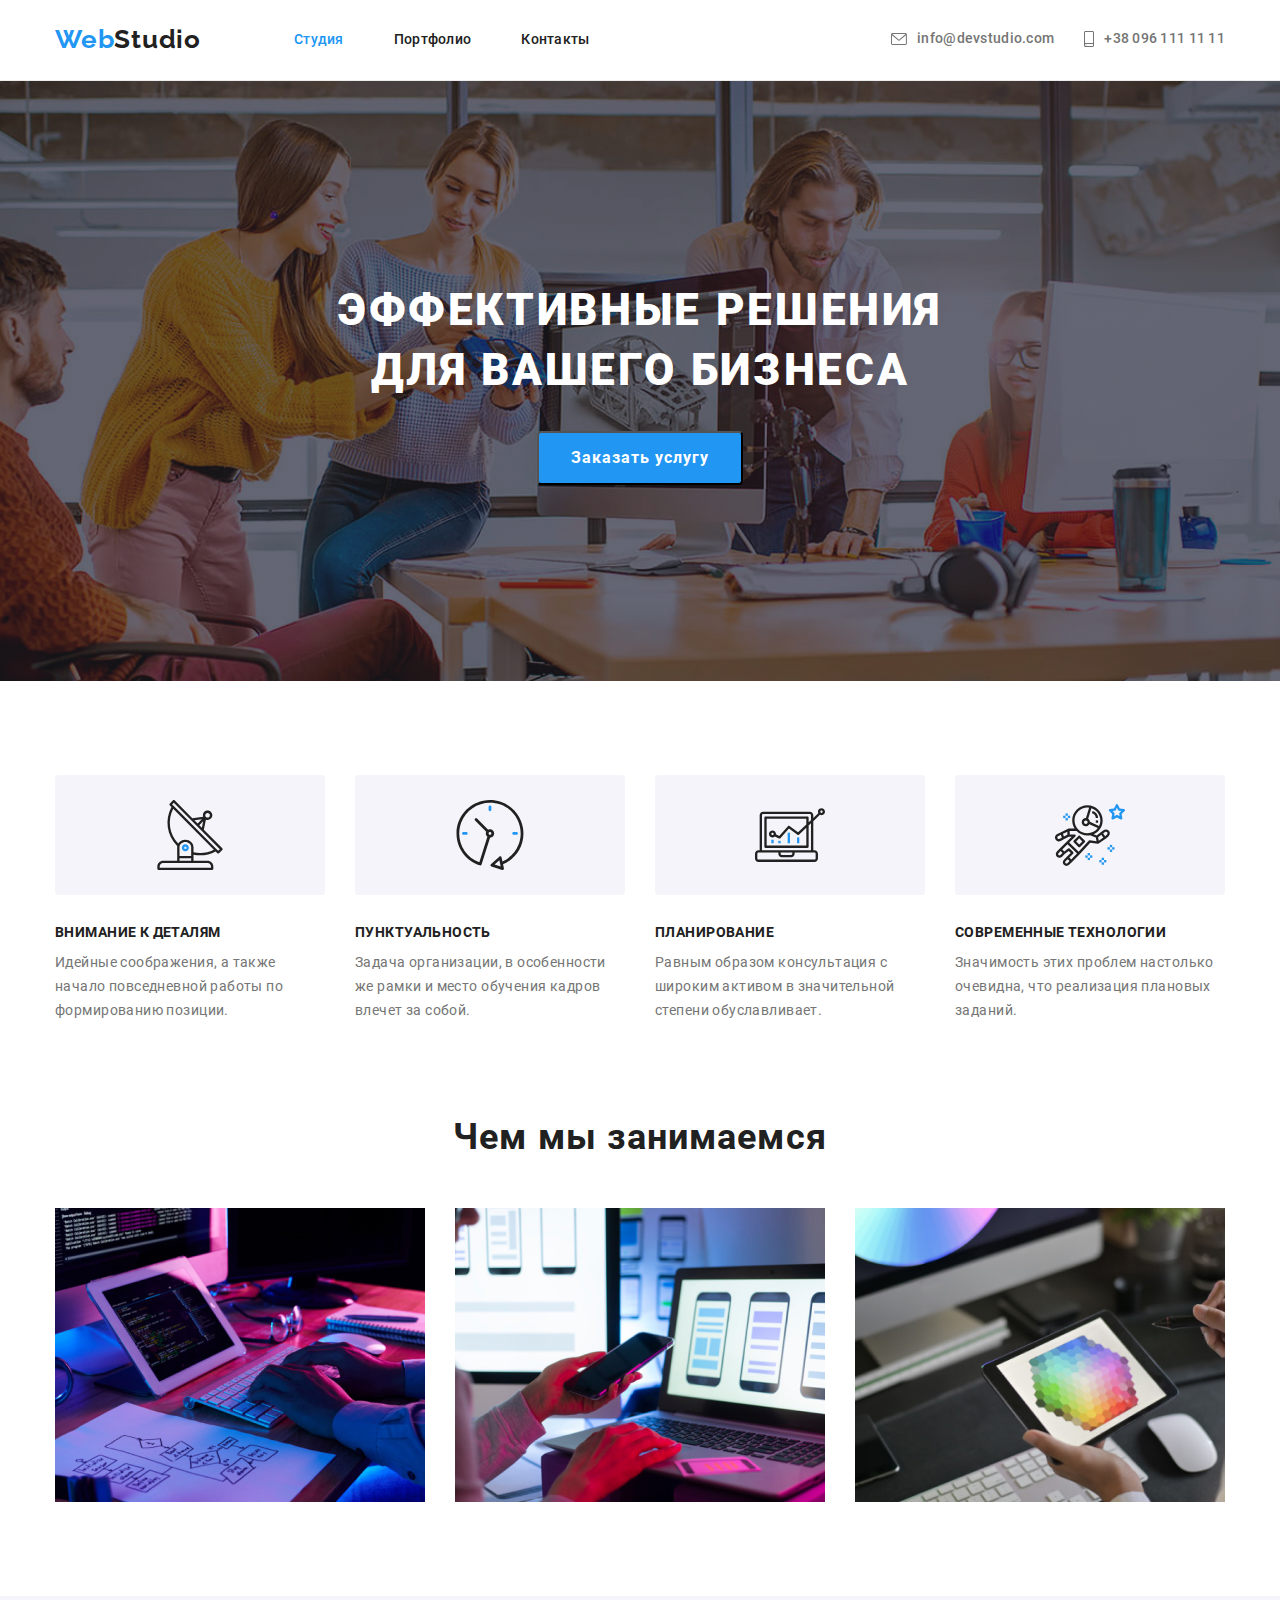
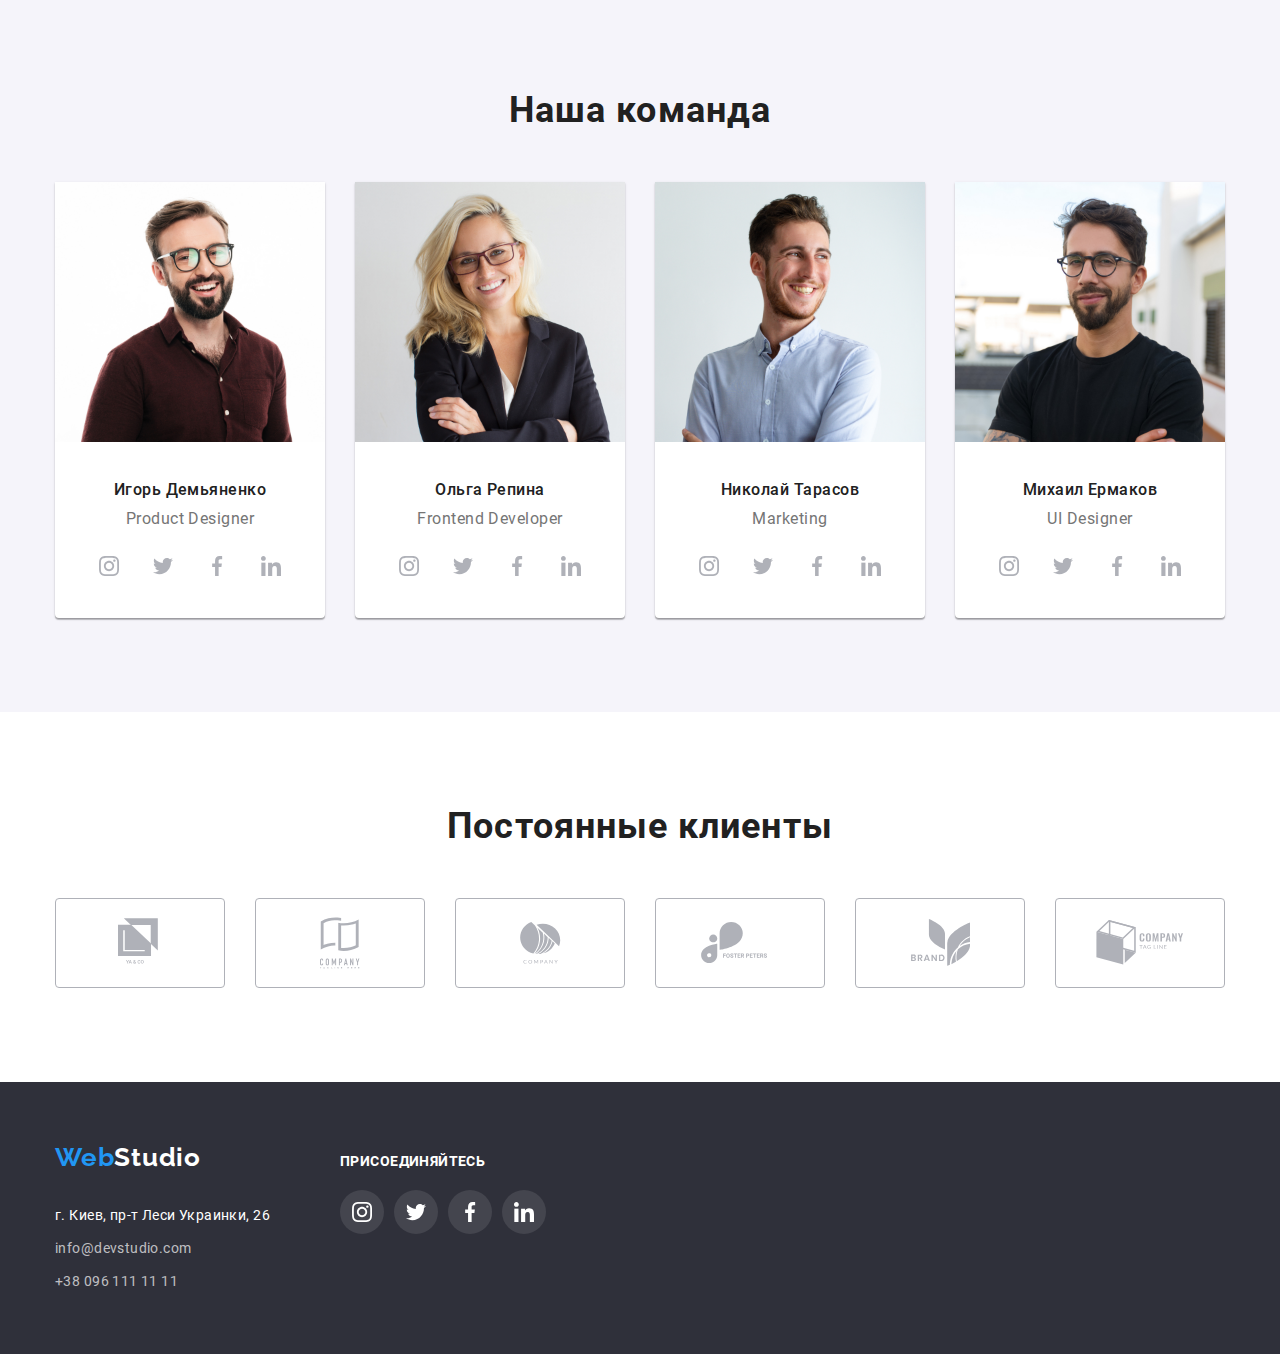
<file: index.html>
<!DOCTYPE html>
<html lang="ru">

<head>
    <meta charset="UTF-8" />
    <meta name="viewport" content="width=device-width, initial-scale=1.0" />
    <title>WebStudio</title>
    <link href="https://fonts.googleapis.com/css2?family=Raleway:wght@700&display=swap" rel="stylesheet">
    <link rel="stylesheet" href="https://cdnjs.cloudflare.com/ajax/libs/modern-normalize/1.0.0/modern-normalize.min.css">
    <link rel="stylesheet" href="./css/main.css">
    <link rel="stylesheet" href="./css/styles.css">
</head>

<body>
    <header class="header">
        <div class="container header-container"> 
            <a href="./index.html" class="link logo"><span class="logo-web">Web</span><span class="logo-studio">Studio</span></a>
            <nav class="navigation">
                <ul class="menu list">
                    <li class="menu-item"><a href="./index.html" class="link-index">Студия</a></li>
                    <li class="menu-item"><a href="./portfolio.html" class="link menu-link">Портфолио</a></li>
                    <li class="menu-item"><a href="#contacts" class="link menu-link">Контакты</a></li>
                </ul>
            </nav>
            <ul class="list list-link">
                <li class="cont-link"><a class="link contact-link" href="mailto:info@devstudio.com">
                    <svg class="logo-mail">
                    <use href="./images/logo/sprite.svg#mail"></use>
                    </svg>
                info@devstudio.com</a></li>
                <li class="cont-link"><a class="link contact-link" href="tel:+380961111111">
                    <svg class="logo-phone">
                    <use href="./images/logo/sprite.svg#smartphone"></use>
                    </svg>
                +38 096 111 11 11</a></li>
            </ul>
        </div>
    </header>

    <main>
        <section class="hero">
        <div class="container hero-content">
            <h1 class="page-title">Эффективные решения для вашего бизнеса</h1>
            <button type="button" class="btn">Заказать услугу</button>
        </div>
        </section>

        <section class="section features">
            <div class="container features-container">
                <ul class="list features-item">
                    <li class="features-list">
                        <h3 class="features-scroll">Внимание к деталям</h3>
                        <p class="features-description">
                            Идейные соображения, а также начало повседневной работы по
                            формированию позиции.
                        </p>
                    </li>
                    <li class="features-list">
                        <h3 class="features-scroll">Пунктуальность</h3>
                        <p class="features-description">
                            Задача организации, в особенности же рамки и место обучения кадров
                            влечет за собой.
                        </p>
                    </li>
                    <li class="features-list">
                        <h3 class="features-scroll">Планирование</h3>
                        <p class="features-description">
                            Равным образом консультация с широким активом в значительной
                            степени обуславливает.
                        </p>
                    </li>
                    <li class="features-list">
                        <h3 class="features-scroll">Современные технологии</h3>
                        <p class="features-description">
                            Значимость этих проблем настолько очевидна, что реализация
                            плановых заданий.
                        </p>
                    </li>
                </ul>
            </div>    
        </section>

        <section class="section occupation">
            <div class="container">
                <h2 class="section-title">Чем мы занимаемся</h2>
                <ul class="list occupation-item">
                    <li class="occupation-item-list">
                        <img src="./images/occupation/img1.jpg" width="370" height="294" alt="Компютерные приложения" />
                    </li>
                    <li class="occupation-item-list">
                        <img src="./images/occupation/img2.jpg" width="370" height="294" alt="Мобильные приложения" /> 
                    </li>
                    <li class="occupation-item-list">
                        <img src="./images/occupation/img3.jpg" width="370" height="294" alt="Планшет" />
                    </li>
                </ul>
            </div>
        </section>

        <section class="section command">
            <div class="container">
                <h2 class="section-title">Наша команда</h2>
                <ul class="list command-item">
                    <li class="command-members">
                        <img src="./images/team/img1.jpg" width="270" height="260" alt="Игорь Демьяненко" />
                        <h3 class="command-name">Игорь Демьяненко</h3>
                        <p lang="en" class="command-jobs">Product Designer</p>
                        <ul class="list social-icons">
                            <li class="social-icons-items">
                                <a class="social-icons-link" href="https://www.instagram.com/" target="_blank" rel="noopener noreferer" aria-label="Instagram">
                                <svg class="social-icons-svg">
                                    <use href="./images/icons/sprite.svg#instagram"></use>
                                </svg>
                                </a>
                            </li>
                            <li class="social-icons-items">
                                <a class="social-icons-link" href="https://twitter.com/" target="_blank" rel="noopener noreferer" aria-label="Twitter">
                                <svg class="social-icons-svg">
                                    <use href="./images/icons/sprite.svg#twitter"></use>
                                </svg>
                                </a>
                            </li>
                            <li class="social-icons-items">
                                <a class="social-icons-link" href="https://www.facebook.com/" target="_blank" rel="noopener noreferer" aria-label="Facebook">
                                <svg class="social-icons-svg">
                                    <use href="./images/icons/sprite.svg#facebook"></use>
                                </svg>
                                </a>
                            </li>
                            <li class="social-icons-items">
                                <a class="social-icons-link" href="https://www.linkedin.com/" target="_blank" rel="noopener noreferer" aria-label="Linkedin">
                                <svg class="social-icons-svg">
                                    <use href="./images/icons/sprite.svg#linkedin"></use>
                                </svg>
                                </a>
                            </li>
                        </ul> 
                    </li>
                    <li class="command-members">
                        <img src="./images/team/img2.jpg" width="270" height="260" alt="Ольга Репина" />
                        <h3 class="command-name">Ольга Репина</h3>
                        <p lang="en" class="command-jobs">Frontend Developer</p>
                        <ul class="list social-icons">
                            <li class="social-icons-items">
                                <a class="social-icons-link" href="https://www.instagram.com/" target="_blank" rel="noopener noreferer"
                                    aria-label="Instagram">
                                    <svg class="social-icons-svg">
                                        <use href="./images/icons/sprite.svg#instagram"></use>
                                    </svg>
                                </a>
                            </li>
                            <li class="social-icons-items">
                                <a class="social-icons-link" href="https://twitter.com/" target="_blank" rel="noopener noreferer"
                                    aria-label="Twitter">
                                    <svg class="social-icons-svg">
                                        <use href="./images/icons/sprite.svg#twitter"></use>
                                    </svg>
                                </a>
                            </li>
                            <li class="social-icons-items">
                                <a class="social-icons-link" href="https://www.facebook.com/" target="_blank" rel="noopener noreferer"
                                    aria-label="Facebook">
                                    <svg class="social-icons-svg">
                                        <use href="./images/icons/sprite.svg#facebook"></use>
                                    </svg>
                                </a>
                            </li>
                            <li class="social-icons-items">
                                <a class="social-icons-link" href="https://www.linkedin.com/" target="_blank" rel="noopener noreferer"
                                    aria-label="Linkedin">
                                    <svg class="social-icons-svg">
                                        <use href="./images/icons/sprite.svg#linkedin"></use>
                                    </svg>
                                </a>
                            </li>
                        </ul>
                    </li>
                    <li class="command-members">
                        <img src="./images/team/img3.jpg" width="270" height="260" alt="Николай Тарасов" />
                        <h3 class="command-name">Николай Тарасов</h3>
                        <p lang="en" class="command-jobs">Marketing</p>
                        <ul class="list social-icons">
                            <li class="social-icons-items">
                                <a class="social-icons-link" href="https://www.instagram.com/" target="_blank" rel="noopener noreferer"
                                    aria-label="Instagram">
                                    <svg class="social-icons-svg">
                                        <use href="./images/icons/sprite.svg#instagram"></use>
                                    </svg>
                                </a>
                            </li>
                            <li class="social-icons-items">
                                <a class="social-icons-link" href="https://twitter.com/" target="_blank" rel="noopener noreferer"
                                    aria-label="Twitter">
                                    <svg class="social-icons-svg">
                                        <use href="./images/icons/sprite.svg#twitter"></use>
                                    </svg>
                                </a>
                            </li>
                            <li class="social-icons-items">
                                <a class="social-icons-link" href="https://www.facebook.com/" target="_blank" rel="noopener noreferer"
                                    aria-label="Facebook">
                                    <svg class="social-icons-svg">
                                        <use href="./images/icons/sprite.svg#facebook"></use>
                                    </svg>
                                </a>
                            </li>
                            <li class="social-icons-items">
                                <a class="social-icons-link" href="https://www.linkedin.com/" target="_blank" rel="noopener noreferer"
                                    aria-label="Linkedin">
                                    <svg class="social-icons-svg">
                                        <use href="./images/icons/sprite.svg#linkedin"></use>
                                    </svg>
                                </a>
                            </li>
                        </ul>
                    </li>
                    <li class="command-members">
                        <img src="./images/team/img4.jpg" width="270" height="260" alt="Михаил Ермаков" />
                        <h3 class="command-name">Михаил Ермаков</h3>
                        <p lang="en" class="command-jobs">UI Designer</p>
                        <ul class="list social-icons">
                            <li class="social-icons-items">
                                <a class="social-icons-link" href="https://www.instagram.com/" target="_blank" rel="noopener noreferer"
                                    aria-label="Instagram">
                                    <svg class="social-icons-svg">
                                        <use href="./images/icons/sprite.svg#instagram"></use>
                                    </svg>
                                </a>
                            </li>
                            <li class="social-icons-items">
                                <a class="social-icons-link" href="https://twitter.com/" target="_blank" rel="noopener noreferer"
                                    aria-label="Twitter">
                                    <svg class="social-icons-svg">
                                        <use href="./images/icons/sprite.svg#twitter"></use>
                                    </svg>
                                </a>
                            </li>
                            <li class="social-icons-items">
                                <a class="social-icons-link" href="https://www.facebook.com/" target="_blank" rel="noopener noreferer"
                                    aria-label="Facebook">
                                    <svg class="social-icons-svg">
                                        <use href="./images/icons/sprite.svg#facebook"></use>
                                    </svg>
                                </a>
                            </li>
                            <li class="social-icons-items">
                                <a class="social-icons-link" href="https://www.linkedin.com/" target="_blank" rel="noopener noreferer"
                                    aria-label="Linkedin">
                                    <svg class="social-icons-svg">
                                        <use href="./images/icons/sprite.svg#linkedin"></use>
                                    </svg>
                                </a>
                            </li>
                        </ul>
                    </li>
                </ul>
            </div>
        </section>

        <section class="section clients">
            <div class="container">
            <h2 class="section-title">Постоянные клиенты</h2>
                <ul class="list clients-item">
                    <li class="clients-companies">
                        <a class="clients-companies-link" href="">
                            <svg class="clients-companies-logo" width="44" height="49"> 
                                <use href="./images/clients-logo/sprite.svg#logo1"></use>
                            </svg>
                        </a>
                    </li>
                    <li class="clients-companies">
                        <a class="clients-companies-link" href="">
                            <svg class="clients-companies-logo" width="40" height="52">
                                <use href="./images/clients-logo/sprite.svg#logo2"></use>
                            </svg>
                        </a>
                    </li>
                    <li class="clients-companies">
                        <a class="clients-companies-link" href="">
                            <svg class="clients-companies-logo" width="41" height="42">
                                <use href="./images/clients-logo/sprite.svg#logo3"></use>
                            </svg>
                        </a>
                    </li>
                    <li class="clients-companies">
                        <a class="clients-companies-link" href="">
                            <svg class="clients-companies-logo" width="79" height="42">
                                <use href="./images/clients-logo/sprite.svg#logo4"></use>
                            </svg>
                        </a>
                    </li>
                    <li class="clients-companies">
                        <a class="clients-companies-link" href="">
                            <svg class="clients-companies-logo" width="59" height="47">
                                <use href="./images/clients-logo/sprite.svg#logo5"></use>
                            </svg>
                        </a>
                    </li>
                    <li class="clients-companies">
                        <a class="clients-companies-link" href="">
                            <svg class="clients-companies-logo" width="88" height="45">
                                <use href="./images/clients-logo/sprite.svg#logo6"></use>
                            </svg>
                        </a>
                    </li> 

                </ul>
            </div>
        </section>
    </main>

    <footer id="contacts">
        <div class="container footer">
            <div>
            <a href="./index.html" class="link logo logo-footer"><span class="logo-web">Web</span><span class="logo-web-footer">Studio</span></a>
            <address class="footer-address">
                <ul class="list link-styles">
                    <li>
                        <a href="https://goo.gl/maps/qeXEW7dZXN9ULPdL6" target="_blank" rel="noopener noreferer" class="link">г. Киев, пр-т Леси Украинки, 26</a>
                    </li>
                    <li>
                        <a href="mailto:info@devstudio.com" class="link footer-contact">info@devstudio.com</a>
                    </li>
                    <li>
                        <a href="tel:+380961111111" class="link footer-contact">+38 096 111 11 11</a>
                    </li>
                </ul>
            </address>
            </div>
            <div class="footer-icons">
                <h3 class="footer-icons-title">Присоединяйтесь</h3>
                <ul class="list footer-social-icons">
                    <li class="footer-social-icons-items">
                        <a class="footer-social-icons-link" href="https://www.instagram.com/" target="_blank" rel="noopener noreferer"
                            aria-label="Instagram">
                            <svg class="footer-social-icons-svg">
                                <use href="./images/icons/sprite.svg#instagram"></use>
                            </svg>
                        </a>
                    </li>
                    <li class="footer-social-icons-items">
                        <a class="footer-social-icons-link" href="https://twitter.com/" target="_blank" rel="noopener noreferer"
                            aria-label="Twitter">
                            <svg class="footer-social-icons-svg">
                                <use href="./images/icons/sprite.svg#twitter"></use>
                            </svg>
                        </a>
                    </li>
                    <li class="footer-social-icons-items">
                        <a class="footer-social-icons-link" href="https://www.facebook.com/" target="_blank" rel="noopener noreferer"
                            aria-label="Facebook">
                            <svg class="footer-social-icons-svg">
                                <use href="./images/icons/sprite.svg#facebook"></use>
                            </svg>
                        </a>
                    </li>
                    <li class="footer-social-icons-items">
                        <a class="footer-social-icons-link" href="https://www.linkedin.com/" target="_blank" rel="noopener noreferer"
                            aria-label="Linkedin">
                            <svg class="footer-social-icons-svg">
                                <use href="./images/icons/sprite.svg#linkedin"></use>
                            </svg>
                        </a>
                    </li>
                </ul>
            </div>
        </div>
    </footer>
</body>

</html>
</file>
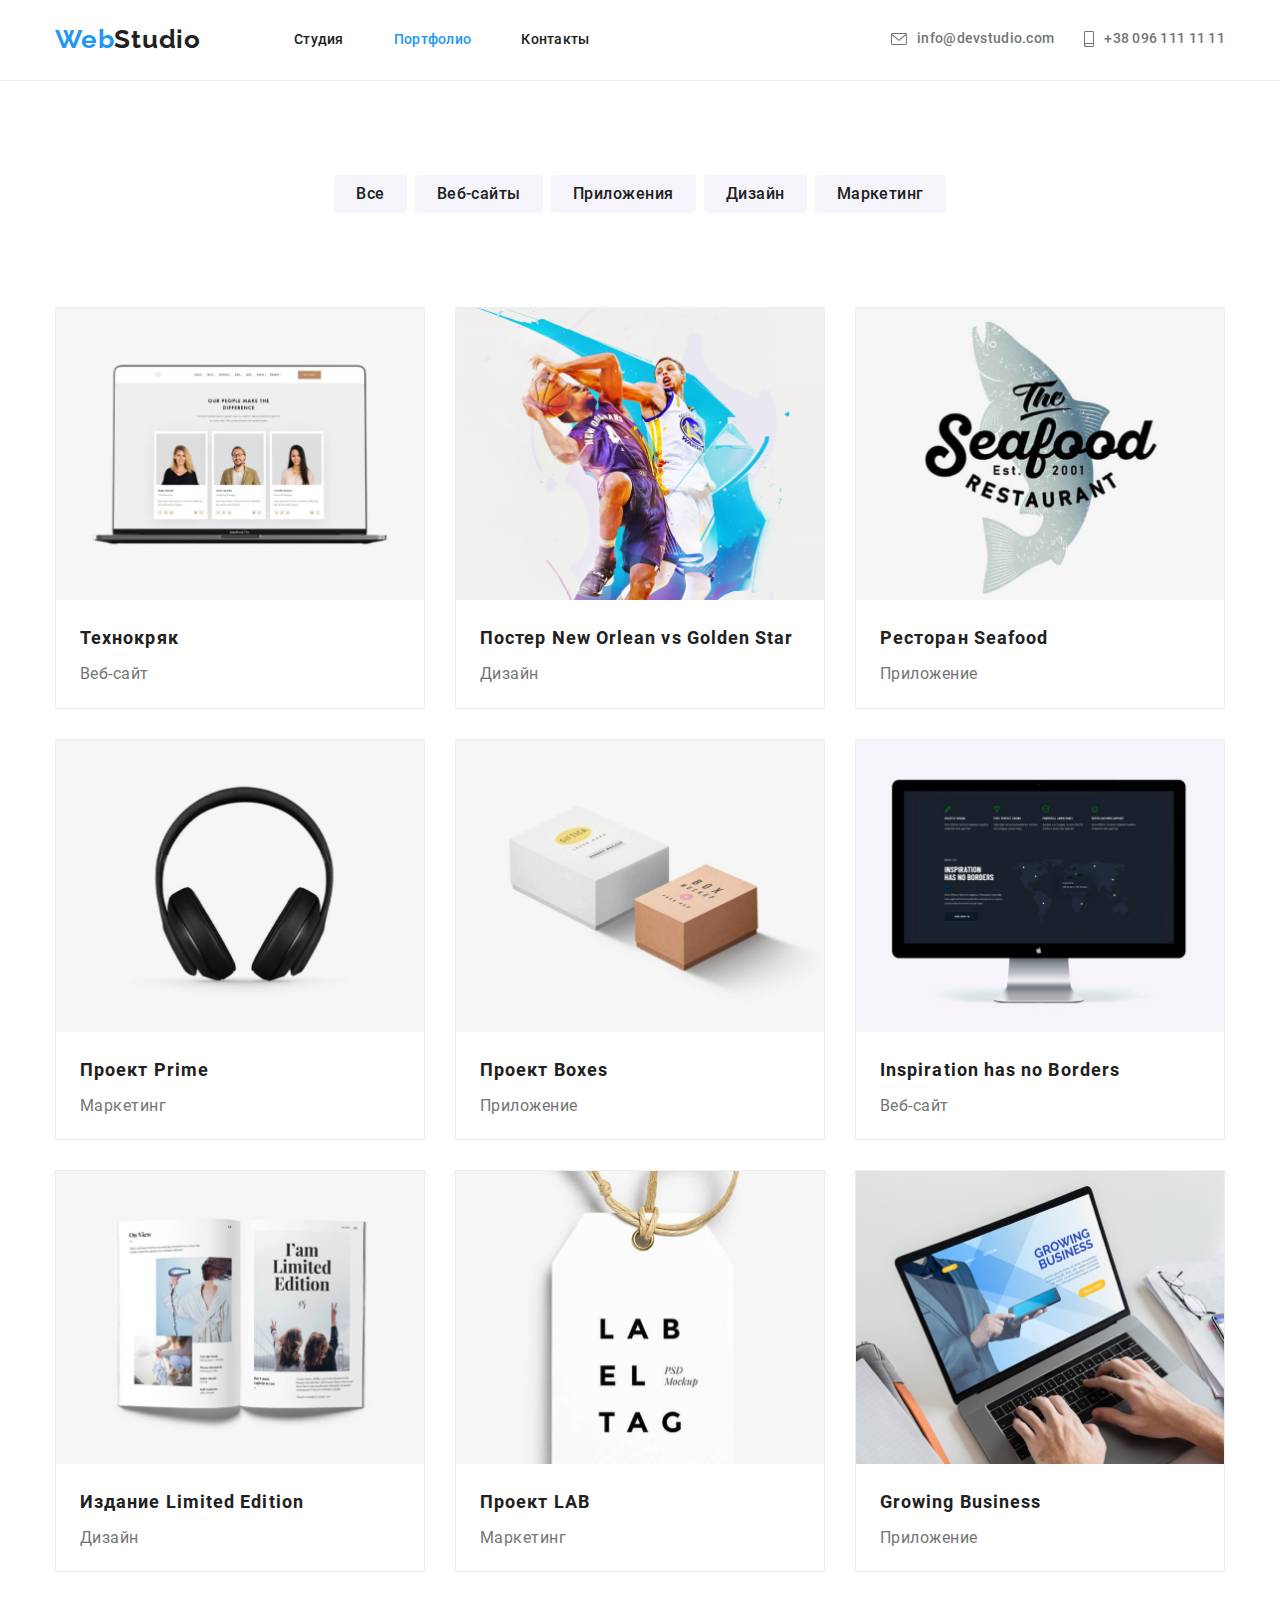
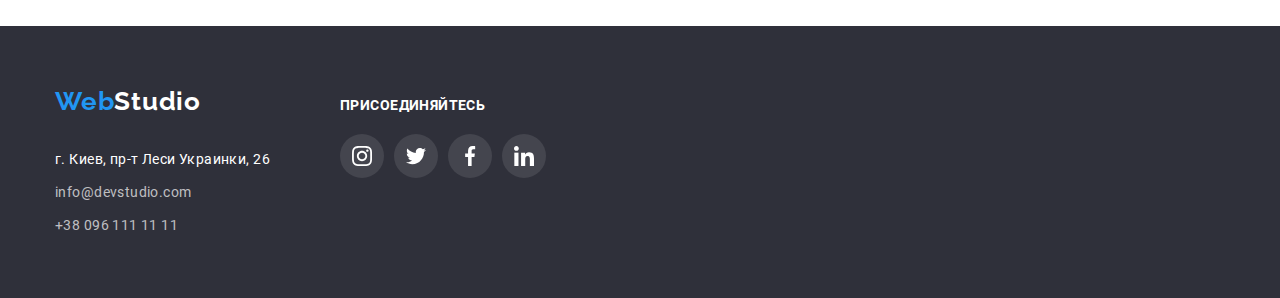
<file: portfolio.html>
<!DOCTYPE html>
<html lang="ru">

<head>
    <meta charset="UTF-8" />
    <meta name="viewport" content="width=device-width, initial-scale=1.0" />
    <title>WebStudio</title>
    <link href="https://fonts.googleapis.com/css2?family=Raleway:wght@700&display=swap" rel="stylesheet">
    <link rel="stylesheet" href="https://cdnjs.cloudflare.com/ajax/libs/modern-normalize/1.0.0/modern-normalize.min.css">
    <link rel="stylesheet" href="./css/main.css">
    <link rel="stylesheet" href="./css/portfolio.css">
</head>

<body>
    <header class="header">
        <div class="container header-container">
            <a href="./index.html" class="link logo"><span class="logo-web">Web</span><span
                    class="logo-studio">Studio</span></a>
            <nav class="navigation">
                <ul class="menu list">
                    <li class="menu-item"><a href="./index.html" class="link menu-link">Студия</a></li>
                    <li class="menu-item"><a href="./portfolio.html" class="link-portfolio">Портфолио</a></li>
                    <li class="menu-item"><a href="#contacts" class="link menu-link">Контакты</a></li>
                </ul>
            </nav>
            <ul class="list list-link">
                <li class="cont-link"><a class="link contact-link" href="mailto:info@devstudio.com">
                        <svg class="logo-mail">
                            <use href="./images/logo/sprite.svg#mail"></use>
                        </svg>
                        info@devstudio.com</a></li>
                <li class="cont-link"><a class="link contact-link" href="tel:+380961111111">
                        <svg class="logo-phone">
                            <use href="./images/logo/sprite.svg#smartphone"></use>
                        </svg>
                        +38 096 111 11 11</a></li>
            </ul>
        </div>
    </header>

    
    <main>
        <section class="section">
            <div class="container container-menu">
                <ul class="list container-item">
                    <li class="container-menu-item"><button type="button" class="btn">Все</button></li>
                    <li class="container-menu-item"><button type="button" class="btn">Веб-сайты</button></li>
                    <li class="container-menu-item"><button type="button" class="btn">Приложения</button></li>
                    <li class="container-menu-item"><button type="button" class="btn">Дизайн</button></li>
                    <li class="container-menu-item"><button type="button" class="btn">Маркетинг</button></li>
                </ul>
            </div>
        </section>
       
        <section class="section"> 
            <div class="container"> 
                 <ul class="list project-item">
                    <li class="project-item-kind">
                        <img src="./images/portfolio/img1.jpg" width="370" height="294" alt="Технокряк"/>
                        <div class="project-description">
                            <h2 class="project-name">Технокряк</h2>
                            <p class="project-form">Веб-сайт</p>
                        </div>
                    </li>
                    <li class="project-item-kind">
                        <img class="img" src="./images/portfolio/img2.jpg" width="370" height="294" alt="New Orlean vs Golden Star" />
                        <div class="project-description">
                            <h2 class="project-name">Постер New Orlean vs Golden Star</h2>
                            <p class="project-form">Дизайн</p>
                        </div>
                    </li>
                    <li class="project-item-kind">
                        <img src="./images/portfolio/img3.jpg" width="370" height="294" alt="Seafood" />
                        <div class="project-description">
                            <h2 class="project-name">Ресторан Seafood</h2>
                            <p class="project-form">Приложение</p>
                        </div>
                    </li>
                    <li class="project-item-kind">
                        <img src="./images/portfolio/img4.jpg" width="370" height="294" alt="Prime" />
                        <div class="project-description">
                            <h2 class="project-name">Проект Prime</h2>
                            <p class="project-form">Маркетинг</p>
                        </div>
                    </li>
                    <li class="project-item-kind">
                        <img src="./images/portfolio/img5.jpg" width="370" height="294" alt="Boxes" />
                        <div class="project-description">
                            <h2 class="project-name">Проект Boxes</h2>
                            <p class="project-form">Приложение</p>
                        </div>
                    </li>
                    <li class="project-item-kind">
                        <img src="./images/portfolio/img6.jpg" width="370" height="294" alt="Inspiration has no Borders" />
                        <div class="project-description">
                            <h2 class="project-name">Inspiration has no Borders</h2>
                            <p class="project-form">Веб-сайт</p>
                        </div>
                    </li>
                    <li class="project-item-kind">
                        <img src="./images/portfolio/img7.jpg" width="370" height="294" alt="Limited Edition" />
                        <div class="project-description">
                            <h2 class="project-name">Издание Limited Edition</h2>
                            <p lang="en" class="project-form">Дизайн</p>
                        </div>
                    </li>
                    <li class="project-item-kind">
                        <img src="./images/portfolio/img8.jpg" width="370" height="294" alt="LAB" />
                        <div class="project-description">
                            <h2 class="project-name">Проект LAB</h2>
                            <p class="project-form">Маркетинг</p>
                        </div>
                    </li>
                    <li class="project-item-kind">
                        <img src="./images/portfolio/img9.jpg" width="370" height="294" alt="Business" />
                        <div class="project-description">
                            <h2 class="project-name">Growing Business</h2>
                            <p lang="en" class="project-form">Приложение</p>
                        </div>
                    </li>
                </ul>
            </div>
        </section>
    </main>
<footer id="contacts">
    <div class="container footer">
        <div>
            <a href="./index.html" class="link logo logo-footer"><span class="logo-web">Web</span><span
                    class="logo-web-footer">Studio</span></a>
            <address class="footer-address">
                <ul class="list link-styles">
                    <li>
                        <a href="https://goo.gl/maps/qeXEW7dZXN9ULPdL6" target="_blank" rel="noopener noreferer"
                            class="link">г. Киев, пр-т Леси Украинки, 26</a>
                    </li>
                    <li>
                        <a href="mailto:info@devstudio.com" class="link footer-contact">info@devstudio.com</a>
                    </li>
                    <li>
                        <a href="tel:+380961111111" class="link footer-contact">+38 096 111 11 11</a>
                    </li>
                </ul>
            </address>
        </div>
        <div class="footer-icons">
            <h3 class="footer-icons-title">Присоединяйтесь</h3>
            <ul class="list footer-social-icons">
                <li class="footer-social-icons-items">
                    <a class="footer-social-icons-link" href="https://www.instagram.com/" target="_blank"
                        rel="noopener noreferer" aria-label="Instagram">
                        <svg class="footer-social-icons-svg">
                            <use href="./images/icons/sprite.svg#instagram"></use>
                        </svg>
                    </a>
                </li>
                <li class="footer-social-icons-items">
                    <a class="footer-social-icons-link" href="https://twitter.com/" target="_blank"
                        rel="noopener noreferer" aria-label="Twitter">
                        <svg class="footer-social-icons-svg">
                            <use href="./images/icons/sprite.svg#twitter"></use>
                        </svg>
                    </a>
                </li>
                <li class="footer-social-icons-items">
                    <a class="footer-social-icons-link" href="https://www.facebook.com/" target="_blank"
                        rel="noopener noreferer" aria-label="Facebook">
                        <svg class="footer-social-icons-svg">
                            <use href="./images/icons/sprite.svg#facebook"></use>
                        </svg>
                    </a>
                </li>
                <li class="footer-social-icons-items">
                    <a class="footer-social-icons-link" href="https://www.linkedin.com/" target="_blank"
                        rel="noopener noreferer" aria-label="Linkedin">
                        <svg class="footer-social-icons-svg">
                            <use href="./images/icons/sprite.svg#linkedin"></use>
                        </svg>
                    </a>
                </li>
            </ul>
        </div>
    </div>
</footer>
</body>

</html>
</file>
<file: css/main.css>
/* roboto-regular - latin_cyrillic */
@font-face {
  font-family: "Roboto";
  font-style: normal;
  font-weight: 400;
  src: url("../fonts/roboto/roboto-v20-latin_cyrillic-regular.eot"); /* IE9 Compat Modes */
  src: local("Roboto"), local("Roboto-Regular"),
    url("../fonts/roboto/roboto-v20-latin_cyrillic-regular.eot?#iefix")
      format("embedded-opentype"),
    /* IE6-IE8 */ url("../fonts/roboto/roboto-v20-latin_cyrillic-regular.woff2")
      format("woff2"),
    /* Super Modern Browsers */
      url("../fonts/roboto/roboto-v20-latin_cyrillic-regular.woff")
      format("woff"),
    /* Modern Browsers */
      url("../fonts/roboto/roboto-v20-latin_cyrillic-regular.ttf")
      format("truetype"),
    /* Safari, Android, iOS */
      url("../fonts/roboto/roboto-v20-latin_cyrillic-regular.svg#Roboto")
      format("svg"); /* Legacy iOS */
}
/* roboto-500 - latin_cyrillic */
@font-face {
  font-family: "Roboto";
  font-style: normal;
  font-weight: 500;
  src: url("../fonts/roboto/roboto-v20-latin_cyrillic-500.eot"); /* IE9 Compat Modes */
  src: local("Roboto Medium"), local("Roboto-Medium"),
    url("../fonts/roboto/roboto-v20-latin_cyrillic-500.eot?#iefix")
      format("embedded-opentype"),
    /* IE6-IE8 */ url("../fonts/roboto/roboto-v20-latin_cyrillic-500.woff2")
      format("woff2"),
    /* Super Modern Browsers */
      url("../fonts/roboto/roboto-v20-latin_cyrillic-500.woff") format("woff"),
    /* Modern Browsers */
      url("../fonts/roboto/roboto-v20-latin_cyrillic-500.ttf")
      format("truetype"),
    /* Safari, Android, iOS */
      url("../fonts/roboto/roboto-v20-latin_cyrillic-500.svg#Roboto")
      format("svg"); /* Legacy iOS */
}
/* roboto-700 - latin_cyrillic */
@font-face {
  font-family: "Roboto";
  font-style: normal;
  font-weight: 700;
  src: url("../fonts/roboto/roboto-v20-latin_cyrillic-700.eot"); /* IE9 Compat Modes */
  src: local("Roboto Bold"), local("Roboto-Bold"),
    url("../fonts/roboto/roboto-v20-latin_cyrillic-700.eot?#iefix")
      format("embedded-opentype"),
    /* IE6-IE8 */ url("../fonts/roboto/roboto-v20-latin_cyrillic-700.woff2")
      format("woff2"),
    /* Super Modern Browsers */
      url("../fonts/roboto/roboto-v20-latin_cyrillic-700.woff") format("woff"),
    /* Modern Browsers */
      url("../fonts/roboto/roboto-v20-latin_cyrillic-700.ttf")
      format("truetype"),
    /* Safari, Android, iOS */
      url("../fonts/roboto/roboto-v20-latin_cyrillic-700.svg#Roboto")
      format("svg"); /* Legacy iOS */
}
/* roboto-900 - latin_cyrillic */
@font-face {
  font-family: "Roboto";
  font-style: normal;
  font-weight: 900;
  src: url("../fonts/roboto/roboto-v20-latin_cyrillic-900.eot"); /* IE9 Compat Modes */
  src: local("Roboto Black"), local("Roboto-Black"),
    url("../fonts/roboto/roboto-v20-latin_cyrillic-900.eot?#iefix")
      format("embedded-opentype"),
    /* IE6-IE8 */ url("../fonts/roboto/roboto-v20-latin_cyrillic-900.woff2")
      format("woff2"),
    /* Super Modern Browsers */
      url("../fonts/roboto/roboto-v20-latin_cyrillic-900.woff") format("woff"),
    /* Modern Browsers */
      url("../fonts/roboto/roboto-v20-latin_cyrillic-900.ttf")
      format("truetype"),
    /* Safari, Android, iOS */
      url("../fonts/roboto/roboto-v20-latin_cyrillic-900.svg#Roboto")
      format("svg"); /* Legacy iOS */
}

:root {
  --main-text-color: #212121;
  --accent-color: #2196f3;
  --title-color: #757575;
  --white: #ffffff;
  --white-background: #e5e5e5;
  --footer-background: #2f303a;
}

body {
  font-family: Roboto, sans-serif;
  font-size: 14px;
  line-height: 1.71;
  letter-spacing: 0.03em;
  color: var(--title-color);
}

html {
  box-sizing: border-box;
}

.container {
  width: 1200px;
  padding-left: 15px;
  padding-right: 15px;
  margin-left: auto;
  margin-right: auto;
  /*border: 1px solid tomato;*/
}

.header-container {
  width: 1200px;
  padding-top: 24px;
  padding-bottom: 25px;
  display: flex;
  align-items: center;
  justify-content: flex-end;
}

.header {
  background-color: var(--white);
  border-bottom: 1px solid #ececec;
}

h1,
h2,
h3 {
  margin-top: 0px;
}

.section {
  padding-top: 94px;
  padding-bottom: 0px;
}

.menu {
  display: inline-flex;
}

.menu-item:not(:last-child) {
  margin-right: 50px;
}

.navigation {
  display: flex;
  align-items: center;
  margin-right: auto;
}

.logo-mail {
  display: inline-flex;
  align-items: center;
}

.logo-mail {
  display: block;
  width: 16px;
  height: 12px;
  margin-right: 10px;
  fill: var(--title-color);
}

.link:hover .logo-mail,
.link:focus .logo-mail {
  fill: var(--accent-color);
}

.logo-phone {
  display: inline-flex;
  align-items: center;
}

.logo-phone {
  display: block;
  width: 10px;
  height: 16px;
  margin-right: 10px;
  fill: var(--title-color);
}

.link:hover .logo-phone,
.link:focus .logo-phone {
  fill: var(--accent-color);
}

.header-container .logo {
  margin-right: 93px;
}

.list-link {
  display: flex;
}

.cont-link:not(:last-child) {
  margin-right: 30px;
}

.link {
  color: inherit;
  text-decoration: none;
}

.link:hover,
.link:focus {
  color: var(--accent-color);
}

.logo {
  font-family: Raleway, sans-serif;
  font-size: 26px;
  font-weight: 700;
  line-height: 1.19;
  letter-spacing: 0.03em;
}

.logo-web {
  color: var(--accent-color);
}

.logo-studio {
  color: var(--main-text-color);
}

.logo-footer {
  padding-top: 60px;
}

.menu-link {
  font-size: 14px;
  font-weight: 500;
  line-height: 1.14;
  letter-spacing: 0.02em;
  color: var(--main-text-color);
}

.list {
  list-style: none;
  margin: 0px;
  padding: 0px;
}

.contact-link {
  display: flex;
  align-items: center;
  font-size: 14px;
  font-weight: 500;
  line-height: 1.14;
  letter-spacing: 0.02em;
  color: var(--title-color);
}

footer {
  background-color: var(--footer-background);
  display: flex;
}

.footer {
  display: flex;
  padding-top: 60px;
}

.footer-address {
  padding-top: 21px;
}

.logo-web-footer {
  color: var(--white);
}

.link-styles > li {
  padding-top: 9px;
}

.link-styles {
  font-style: normal;
  color: var(--white);
  padding-bottom: 60px;
}

.footer-contact {
  color: rgba(255, 255, 255, 0.7);
}

.footer-icons {
  margin-top: 12px;
  margin-left: 70px;
}

.footer-icons-title {
  font-weight: 700;
  font-size: 14px;
  line-height: 1.14;
  letter-spacing: 0.03em;
  text-transform: uppercase;
  color: var(--white);
  margin-bottom: 0px;
}

.footer-social-icons {
  display: flex;
  padding-top: 20px;
}

.footer-social-icons-items:not(:last-child) {
  margin-right: 10px;
}

.footer-social-icons-svg {
  width: 20px;
  height: 20px;
  fill: var(--white);
}

.footer-social-icons-link {
  display: flex;
  justify-content: center;
  align-items: center;
  width: 44px;
  height: 44px;
  background-color: rgba(255, 255, 255, 0.1);
  border-radius: 50%;
}

.footer-social-icons-link:hover,
.footer-social-icons-link:focus {
  background-color: var(--accent-color);
}
</file>
<file: css/styles.css>
:root {
  --main-text-color: #212121;
  --accent-color: #2196f3;
  --title-color: #757575;
  --white: #ffffff;
  --white-background: #e5e5e5;
  --footer-background: #2f303a;
  --clients: #afb1b8;
  --feautures-logo: #f5f4fa;
}

main {
  background-color: var(--background-color);
}

.link-index {
  font-size: 14px;
  font-weight: 500;
  line-height: 1.14;
  letter-spacing: 0.02em;
  color: var(--accent-color);
  text-decoration: none;
}

.hero {
  height: 600px;
  display: flex;
  justify-content: center;
  margin-left: auto;
  margin-right: auto;
  background-color: var(--footer-background);
  background-image: linear-gradient(
      to right,
      rgba(47, 48, 58, 0.4),
      rgba(47, 48, 58, 0.4)
    ),
    url(../images/heroes.svg);
  background-repeat: no-repeat;
  background-position: center;
}

.hero-content {
  max-width: 700px;
  /*display: flex;*/
  margin-left: auto;
  margin-right: auto;
  justify-content: center;
  padding-top: 200px;
  padding-bottom: 200px;
}

.btn {
  display: flex;
  justify-content: center;
  margin-top: 0px;
  margin-left: auto;
  margin-right: auto;
  padding: 10px 32px;
  border-radius: 4px;
  font-family: inherit;
  font-size: 16px;
  font-weight: 700;
  line-height: 1.87;
  letter-spacing: 0.06em;
  text-align: center;
  color: var(--white);
  background-color: var(--accent-color);
}

.btn:hover,
.btn:focus {
  background-color: #188ce8;
}

.page-title {
  font-family: Roboto, sans-serif;
  font-size: 44px;
  font-weight: 900;
  line-height: 1.36;
  text-align: center;
  letter-spacing: 0.06em;
  text-transform: uppercase;
  color: var(--white);
  margin-top: 0px;
  margin-bottom: 30px;
}

.section-title {
  font-family: Roboto, sans-serif;
  font-weight: 700;
  font-size: 36px;
  line-height: 1.16;
  text-align: center;
  letter-spacing: 0.03em;
  color: var(--main-text-color);
  margin-top: 0px;
  margin-bottom: 0px;
}

.features-item {
  display: flex;
  flex-wrap: wrap;
}

.features-list {
  display: block;
  flex-basis: calc(100% / 4 - 30px);
}

.features-list:not(:last-child) {
  margin-right: 30px;
}

.features-list::before {
  content: "";
  display: block;
  width: 270px;
  height: 120px;
  margin-bottom: 30px;
  border-radius: 4px;
  background-color: var(--feautures-logo);
  background-repeat: no-repeat;
  background-position: center;
}

.features-list:nth-child(1)::before {
  background-image: url(../images/features/antenna.svg);
}

.features-list:nth-child(2)::before {
  background-image: url(../images/features/clock.svg);
}

.features-list:nth-child(3)::before {
  background-image: url(../images/features/diagram.svg);
}

.features-list:nth-child(4)::before {
  background-image: url(../images/features/astronaut.svg);
}

.features-scroll {
  font-family: Roboto, sans-serif;
  font-size: 14px;
  font-weight: 700;
  line-height: 1.14;
  letter-spacing: 0.03em;
  color: var(--main-text-color);
  text-transform: uppercase;
  margin-bottom: 0px;
}

.features-description {
  font-weight: 400;
  line-height: 1.71;
  color: var(--title-color);
  margin-top: 10px;
  margin-bottom: 0px;
}

.occupation-item {
  display: flex;
  flex-wrap: wrap;
  padding-top: 50px;
}

.occupation-item-list {
  width: calc((100% - 60px) / 3);
  margin-left: 0px;
}

.occupation-item-list:not(:last-child) {
  margin-right: 30px;
}

.occupation-item-list > img {
  display: block;
  width: 100%;
  height: auto;
}

.command {
  background-color: #f5f4fa;
  margin-top: 94px;
  padding-bottom: 94px;
}

.command-item {
  display: flex;
  padding-top: 50px;
}

.command-members {
  display: block;
  border: 1px;
  border-radius: 0px 0px 4px 4px;
  width: calc((100% - 60px) / 4);
  background-color: var(--white);
  box-shadow: 0px 1px 3px rgba(0, 0, 0, 0.12), 0px 1px 1px rgba(0, 0, 0, 0.14),
    0px 2px 1px rgba(0, 0, 0, 0.2);
}

.command-members:not(:last-child) {
  margin-right: 30px;
}

.command-name {
  font-family: Roboto, sans-serif;
  font-size: 16px;
  font-weight: 500;
  line-height: 1.187;
  text-align: center;
  letter-spacing: 0.03em;
  color: var(--main-text-color);
  padding-top: 30px;
  padding-bottom: 0px;
  margin-top: 0px;
  margin-bottom: 0px;
}

.command-jobs {
  font-family: Roboto, sans-serif;
  font-size: 16px;
  font-weight: 400;
  line-height: 1.187;
  text-align: center;
  letter-spacing: 0.03em;
  color: var(--title-color);
  padding-top: 10px;
  padding-bottom: 0px;
  margin-top: 0px;
  margin-bottom: 0px;
}

.social-icons {
  display: flex;
  justify-content: center;
  padding-top: 16px;
  padding-bottom: 30px;
  padding-right: 32px;
  padding-left: 32px;
}

.social-icons-items:not(:last-child) {
  margin-right: 10px;
}

.social-icons-link {
  display: flex;
  justify-content: center;
  align-items: center;
  width: 44px;
  height: 44px;
  background-color: var(--white);
  /*background-color: #2f303a;*/
  border-radius: 50%;
}

.social-icons-link:hover,
.social-icons-link:focus {
  background-color: var(--accent-color);
}

.social-icons-link:hover .social-icons-svg,
.social-icons-link:focus .social-icons-svg {
  fill: var(--white);
}

.social-icons-svg {
  width: 20px;
  height: 20px;
  fill: var(--clients);
}

.clients {
  padding-bottom: 94px;
}

.clients-item {
  display: flex;
  padding-top: 50px;
}

.clients-companies {
  width: calc((100% - 60px) / 6);
}

.clients-companies-link {
  display: flex;
  justify-content: center;
  align-items: center;
  width: 170px;
  height: 90px;
  border: 1px solid var(--clients);
  border-radius: 4px;
}

.clients-companies:not(:last-child) {
  margin-right: 30px;
}

.clients-companies-logo {
  fill: var(--clients);
}

.clients-companies-link:hover,
.clients-companies-link:focus {
  border: 1px solid var(--accent-color);
}

.clients-companies-link:hover .clients-companies-logo,
.clients-companies-link:focus .clients-companies-logo {
  fill: var(--accent-color);
}
</file>
<file: css/portfolio.css>
:root {
  --main-text-color: #212121;
  --accent-color: #2196f3;
  --title-color: #757575;
  --white: #ffffff;
  --white-background: #e5e5e5;
  --footer-background: #2f303a;
  --btn-background: #f5f4fa;
  --line: #eeeeee;
}

.link-portfolio {
  font-size: 14px;
  font-weight: 500;
  line-height: 1.14;
  letter-spacing: 0.02em;
  color: var(--accent-color);
  text-decoration: none;
}

.container-item {
  display: flex;
  justify-content: center;
}

.container-menu-item:not(:last-child) {
  margin-right: 8px;
}

.btn {
  display: flex;
  justify-content: center;
  font-family: Roboto, sans-serif;
  font-size: 16px;
  font-weight: 500;
  line-height: 1.625;
  letter-spacing: 0.03em;
  text-align: center;
  padding: 6px 22px;
  border-radius: 4px;
  border: none;
  color: var(--main-text-color);
  background-color: var(--btn-background);
}

.btn:hover,
.btn:focus {
  color: var(--white);
  background-color: var(--accent-color);
}

.project-name {
  font-family: Roboto, sans-serif;
  font-size: 18px;
  font-weight: 700;
  line-height: 2;
  letter-spacing: 0.06em;
  color: var(--main-text-color);
  margin-bottom: 0px;
}

.project-form {
  font-family: Roboto, sans-serif;
  font-size: 16px;
  font-weight: 400;
  line-height: 1, 875;
  letter-spacing: 0.03em;
  color: var(--title-color);
  padding-top: 4px;
  margin: 0px;
}

.project-item {
  display: flex;
  flex-wrap: wrap;
  padding-bottom: 54px;
  /*margin-right: -30px;*/
}

.project-item-kind {
  display: block;
  border: 1px solid var(--line);
  /*flex-basis: calc(100% / 3 - 30px);*/
  width: calc((100% - 60px) / 3);
  background-color: var(--white);
}

.project-item-kind > img {
  display: block;
  width: 100%;
  height: auto;
}

.project-item-kind:nth-child(n + 4) {
  margin-top: 30px;
}

.project-item-kind:not(:nth-child(3n)) {
  margin-right: 30px;
}

.project-description {
  padding: 20px 24px;
}

.project-item-kind:hover,
.project-item-kind:focus {
  box-shadow: 0px 1px 1px rgba(0, 0, 0, 0.12), 0px 4px 4px rgba(0, 0, 0, 0.06),
    1px 4px 6px rgba(0, 0, 0, 0.16);
  cursor: pointer;
}
</file>
